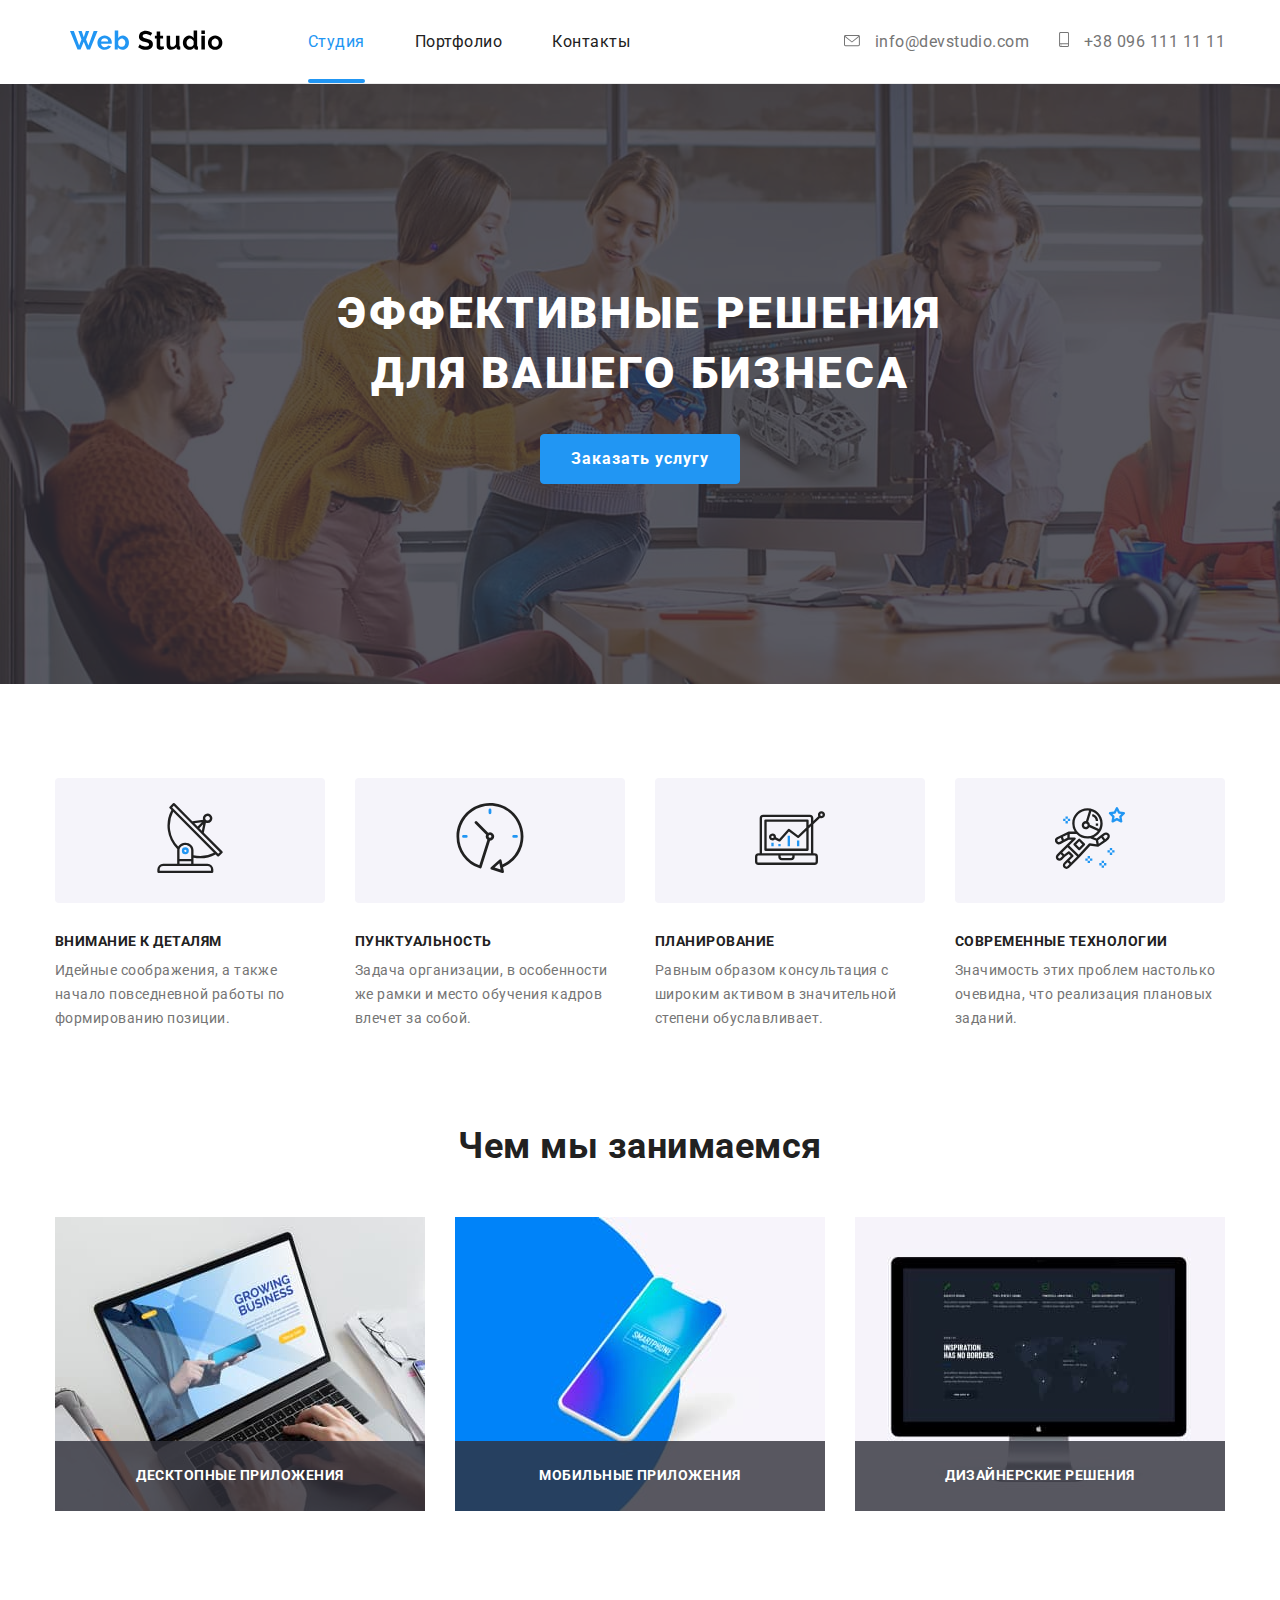
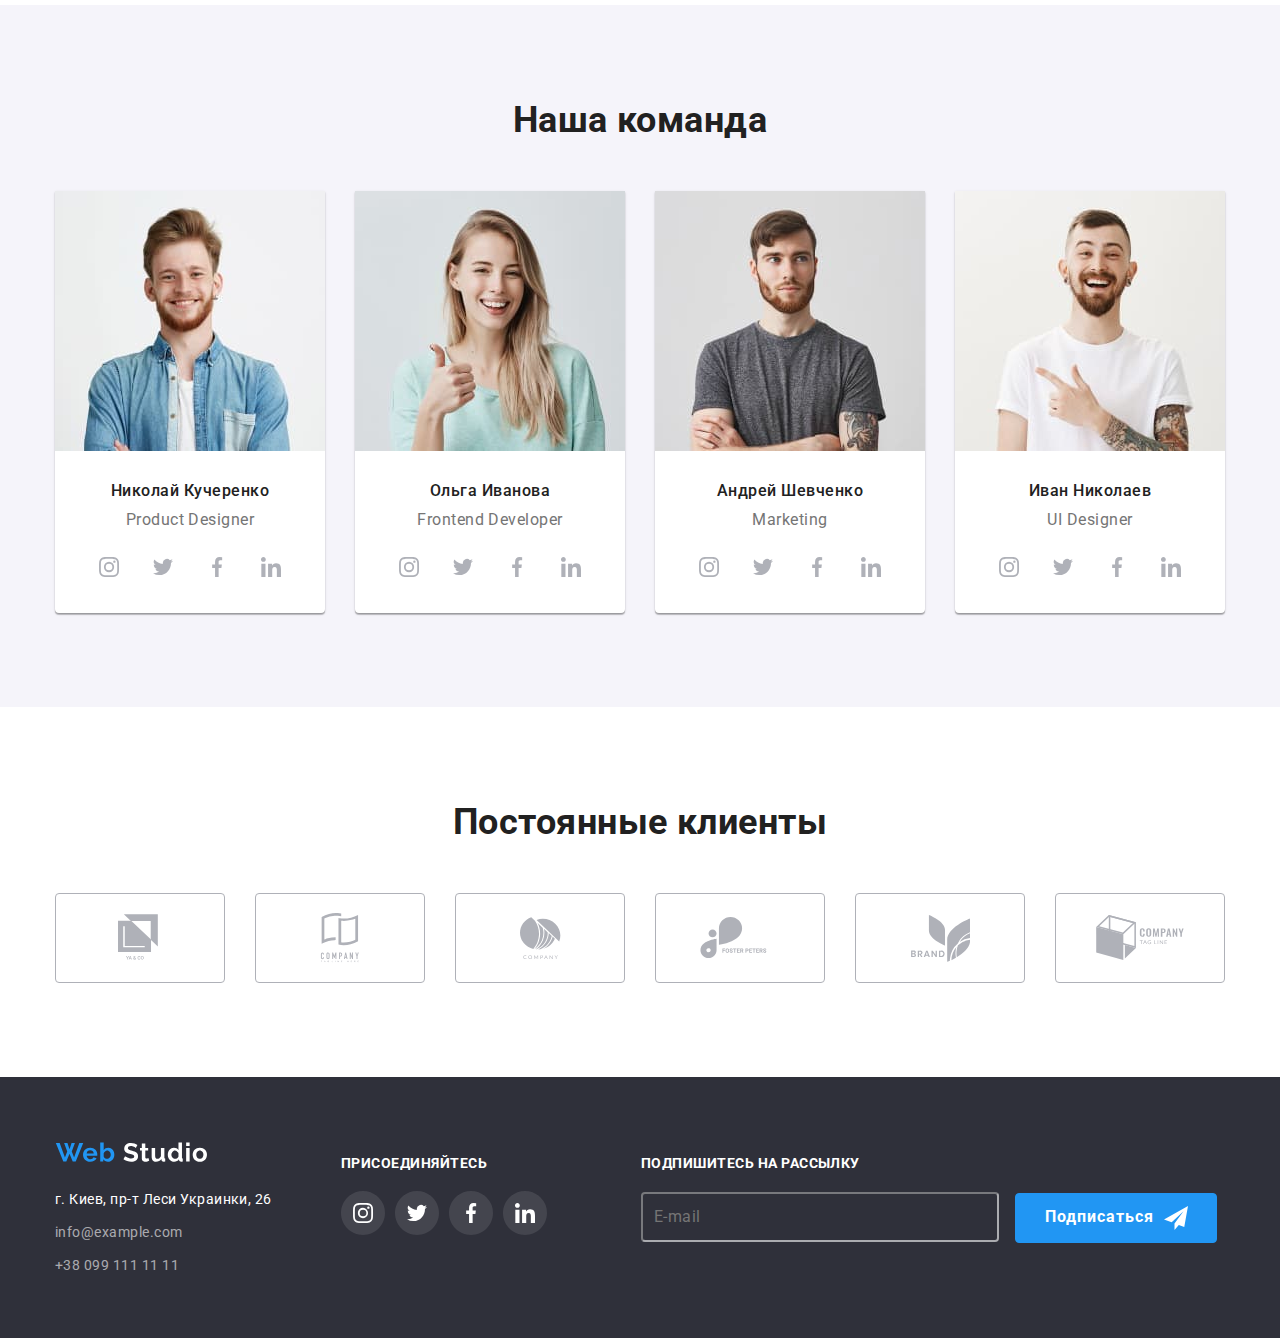
<file: index.html>
<!DOCTYPE html>
<html lang="en">
  <head>
    <meta charset="UTF-8" />
    <meta name="viewport" content="width=device-width, initial-scale=1.0" />
    <title>Web Studio</title>
    <link
      href="https://fonts.googleapis.com/css2?family=Roboto:wght@400;500;700;900&display=swap"
      rel="stylesheet"
    />
    <link
      rel="stylesheet"
      href="https://cdnjs.cloudflare.com/ajax/libs/modern-normalize/0.6.0/modern-normalize.min.css"
    />
    <link rel="stylesheet" href="./CSS/styles.css" />
  </head>
  <body>
    <header class="page-header">
      <div class="container nav-box flex">
        <nav class="flex">
          <a class="logo" href="./">
            <svg class="logo-item">
              <use href="./img/sprite.svg#icon-web-studio"></use>
            </svg>
          </a>
          <ul class="site-nav list">
            <li class="item-nav">
              <a class="site-nav-link current" href="./">Студия</a>
            </li>
            <li class="item-nav">
              <a class="site-nav-link" href="./portfolio.html">Портфолио</a>
            </li>
            <li class="item-nav"><a class="site-nav-link" href="">Контакты</a></li>
          </ul>
        </nav>

        <ul class="page-header-adres list">
          <li class="adres-item">
            <a class="adres-item-link" href="mailto:info@devstudio.com">
              <svg class="adres-item-envelope">
                <use href="./img/sprite.svg#icon-envelope"></use>
              </svg>
              info@devstudio.com
            </a>
          </li>
          <li class="adres-item">
            <a class="adres-item-link" href="tel:+380961111111">
              <svg class="adres-item-telephone">
                <use href="./img/sprite.svg#icon-Tel"></use>
              </svg>
              +38 096 111 11 11
            </a>
          </li>
        </ul>
      </div>
    </header>

    <main>
      <!-- Section 1 - Hero -->
      <section class="hero">
        <div class="overlay">
          <h1 class="hero-title">
            Эффективные решения <br />
            для вашего бизнеса
          </h1>
          <button class="button">Заказать услугу</button>
        </div>
      </section>

      <!-- Section 2 - Преймущества Веб студии -->
      <section class="section no-padding-bottom">
        <div class="container">
          <h2 hidden>Преймущества Веб студии</h2>
          <ul class="benefits list flex">
            <li class="benefits-item">
              <div class="benefits-background">
                <svg class="benefits-item-element">
                  <use href="./img/sprite.svg#icon-antenna_1"></use>
                </svg>
              </div>
              <h3 class="benefits-title">Внимание к деталям</h3>
              <p class="benefits-text">
                Идейные соображения, а также начало повседневной работы по
                формированию позиции.
              </p>
            </li>

            <li class="benefits-item">
              <div class="benefits-background">
                <svg class="benefits-item-element">
                  <use href="./img/sprite.svg#icon-clock_1"></use>
                </svg>
              </div>
              <h3 class="benefits-title">Пунктуальность</h3>
              <p class="benefits-text">
                Задача организации, в особенности же рамки и место обучения
                кадров влечет за собой.
              </p>
            </li>

            <li class="benefits-item">
              <div class="benefits-background">
                <svg class="benefits-item-element">
                  <use href="./img/sprite.svg#icon-diagram_1"></use>
                </svg>
              </div>
              <h3 class="benefits-title">Планирование</h3>
              <p class="benefits-text">
                Равным образом консультация с широким активом в значительной
                степени обуславливает.
              </p>
            </li>

            <li class="benefits-item">
              <div class="benefits-background">
                <svg class="benefits-item-element">
                  <use href="./img/sprite.svg#icon-astronaut_1"></use>
                </svg>
              </div>
              <h3 class="benefits-title">Современные технологии</h3>
              <p class="benefits-text">
                Значимость этих проблем настолько очевидна, что реализация
                плановых заданий.
              </p>
            </li>
          </ul>
        </div>
      </section>

      <!-- Section 3 - Предложение -->
      <section class="section">
        <div class="container">
          <h2 class="section-title">Чем мы занимаемся</h2>
          <ul class="offer list flex">
            <li class="item">
              <a class="offer-link" href="">
                <img
                  src="./img/box_1.jpg"
                  alt="Изображение - десктопные приложения"
                />
                <p class="offer-caption">Десктопные приложения</p>
              </a>
            </li>
            <li class="item">
              <a class="offer-link" clink" href="">
                <img
                  src="./img/box_2.jpg"
                  alt="Изображение - мобильные приложения"
                />
                <p class="offer-caption">Мобильные приложения</p>
              </a>
            </li>
            <li class="item">
              <a class="offer-link" clink" href="">
                <img
                  src="./img/box_3.jpg"
                  alt="Изображение - дизайнерские решения"
                />
                <p class="offer-caption">Дизайнерские решения</p>
              </a>
            </li>
          </ul>
        </div>
      </section>

      <!-- Section 4 - Команда -->
      <section class="section team">
        <div class="container section-team">
          <h2 class="section-title">Наша команда</h2>
          <ul class="team list flex">
            <li class="item">
              <div class="member-background">
                <img
                  src="./img/Николай_Кучеренко.jpg"
                  alt="фото - Николай Кучеренко"
                />
                <h3 class="team-member">Николай Кучеренко</h3>
                <p class="team-member-position">Product Designer</p>
                <ul class="team-member-social-pages list flex">
                  <li class="item">
                    <a class="member-social-link flex" href="">
                      <svg class="member-social-element" width="44" height="44">
                        <use
                          href="./img/sprite.svg#icon-Ellipse_instagram_gray"
                        ></use>
                      </svg>
                    </a>
                  </li>
                  <li class="item">
                    <a class="member-social-link flex" href="">
                      <svg class="member-social-element" width="44" height="44">
                        <use
                          href="./img/sprite.svg#icon-Ellipse_twitter_gray"
                        ></use>
                      </svg>
                    </a>
                  </li>
                  <li class="item">
                    <a class="member-social-link flex" href="">
                      <svg class="member-social-element" width="44" height="44">
                        <use
                          href="./img/sprite.svg#icon-Ellipse_facebook_gray"
                        ></use>
                      </svg>
                    </a>
                  </li>
                  <li class="item">
                    <a class="member-social-link flex" href="">
                      <svg class="member-social-element" width="44" height="44">
                        <use
                          href="./img/sprite.svg#icon-Ellipse_linkindin_gray"
                        ></use>
                      </svg>
                    </a>
                  </li>
                </ul>
              </div>
            </li>
            <li class="item">
              <div class="member-background">
                <img src="./img/Ольга_Иванова.jpg" alt="фото - Ольга Иванова" />
                <h3 class="team-member">Ольга Иванова</h3>
                <p class="team-member-position">Frontend Developer</p>
                <ul class="team-member-social-pages list flex">
                  <li class="item">
                    <a class="member-social-link flex" href="">
                      <svg class="member-social-element" width="44" height="44">
                        <use
                          href="./img/sprite.svg#icon-Ellipse_instagram_gray"
                        ></use>
                      </svg>
                    </a>
                  </li>
                  <li class="item">
                    <a class="member-social-link flex" href="">
                      <svg class="member-social-element" width="44" height="44">
                        <use
                          href="./img/sprite.svg#icon-Ellipse_twitter_gray"
                        ></use>
                      </svg>
                    </a>
                  </li>
                  <li class="item">
                    <a class="member-social-link flex" href="">
                      <svg class="member-social-element" width="44" height="44">
                        <use
                          href="./img/sprite.svg#icon-Ellipse_facebook_gray"
                        ></use>
                      </svg>
                    </a>
                  </li>
                  <li class="item">
                    <a class="member-social-link flex" href="">
                      <svg class="member-social-element" width="44" height="44">
                        <use
                          href="./img/sprite.svg#icon-Ellipse_linkindin_gray"
                        ></use>
                      </svg>
                    </a>
                  </li>
                </ul>
              </div>
            </li>
            <li class="item">
              <div class="member-background">
                <img
                  src="./img/Андрей_Шевченко.jpg"
                  alt="фото - Андрей Шевченко"
                />
                <h3 class="team-member">Андрей Шевченко</h3>
                <p class="team-member-position">Marketing</p>
                <ul class="team-member-social-pages list flex">
                  <li class="item">
                    <a class="member-social-link flex" href="">
                      <svg class="member-social-element" width="44" height="44">
                        <use
                          href="./img/sprite.svg#icon-Ellipse_instagram_gray"
                        ></use>
                      </svg>
                    </a>
                  </li>
                  <li class="item">
                    <a class="member-social-link flex" href="">
                      <svg class="member-social-element" width="44" height="44">
                        <use
                          href="./img/sprite.svg#icon-Ellipse_twitter_gray"
                        ></use>
                      </svg>
                    </a>
                  </li>
                  <li class="item">
                    <a class="member-social-link flex" href="">
                      <svg class="member-social-element" width="44" height="44">
                        <use
                          href="./img/sprite.svg#icon-Ellipse_facebook_gray"
                        ></use>
                      </svg>
                    </a>
                  </li>
                  <li class="item">
                    <a class="member-social-link flex" href="">
                      <svg class="member-social-element" width="44" height="44">
                        <use
                          href="./img/sprite.svg#icon-Ellipse_linkindin_gray"
                        ></use>
                      </svg>
                    </a>
                  </li>
                </ul>
              </div>
            </li>
            <li class="item">
              <div class="member-background">
                <img src="./img/Иван_Николаев.jpg" alt="фото - Иван Николаев" />
                <h3 class="team-member">Иван Николаев</h3>
                <p class="team-member-position">UI Designer</p>
                <ul class="team-member-social-pages list flex">
                  <li class="item">
                    <a class="member-social-link flex" href="">
                      <svg class="member-social-element" width="44" height="44">
                        <use
                          href="./img/sprite.svg#icon-Ellipse_instagram_gray"
                        ></use>
                      </svg>
                    </a>
                  </li>
                  <li class="item">
                    <a class="member-social-link flex" href="">
                      <svg class="member-social-element" width="44" height="44">
                        <use
                          href="./img/sprite.svg#icon-Ellipse_twitter_gray"
                        ></use>
                      </svg>
                    </a>
                  </li>
                  <li class="item">
                    <a class="member-social-link flex" href="">
                      <svg class="member-social-element" width="44" height="44">
                        <use
                          href="./img/sprite.svg#icon-Ellipse_facebook_gray"
                        ></use>
                      </svg>
                    </a>
                  </li>
                  <li class="item">
                    <a class="member-social-link flex" href="">
                      <svg class="member-social-element" width="44" height="44">
                        <use
                          href="./img/sprite.svg#icon-Ellipse_linkindin_gray"
                        ></use>
                      </svg>
                    </a>
                  </li>
                </ul>
              </div>
            </li>
          </ul>
        </div>
      </section>

      <!-- Section 5 - Клиенты -->
      <section class="section">
        <div class="container">
          <h2 class="section-title">Постоянные клиенты</h2>
          <ul class="customers list flex">
            <li class="item">
              <a class="customers-background" href="">
                <svg class="customers-item-element" width="44" height="49">
                  <use href="./img/sprite.svg#icon-Client_1"></use>
                </svg>
              </a>
            </li>
            <li class="item">
              <a class="customers-background" href="">
                <svg
                  class="customers-item-element"
                  width="44.27"
                  height="49.23"
                >
                  <use href="./img/sprite.svg#icon-Client_2"></use>
                </svg>
              </a>
            </li>
            <li class="item">
              <a class="customers-background" href="">
                <svg class="customers-item-element" width="41" height="42.6">
                  <use href="./img/sprite.svg#icon-Client_3"></use>
                </svg>
              </a>
            </li>
            <li class="item">
              <a class="customers-background" href="">
                <svg class="customers-item-element" width="79.66" height="42">
                  <use href="./img/sprite.svg#icon-Client_4"></use>
                </svg>
              </a>
            </li>
            <li class="item">
              <a class="customers-background" href="">
                <svg class="customers-item-element" width="59" height="47">
                  <use href="./img/sprite.svg#icon-Client_5"></use>
                </svg>
              </a>
            </li>
            <li class="item">
              <a class="customers-background" href="">
                <svg
                  class="customers-item-element"
                  width="88.48"
                  height="45.44"
                >
                  <use href="./img/sprite.svg#icon-Client_6"></use>
                </svg>
              </a>
            </li>
          </ul>
        </div>
      </section>
    </main>

    <!-- Футер -->
    <footer class="footer">
      <div class="container flex baseline">
        <div class="address-container">
          <a class="address-logo-link flex" href="./">
            <svg class="address-logo" width="153" height="31">
              <use href="./img/sprite.svg#icon-Web_Studio_white"></use>
            </svg>
          </a>
          <address>
            <ul class="address list">
              <li class="address-map-item">
                <a
                  class="address-map"
                  href="https://goo.gl/maps/XdUtzJVZAnosNTWN9"
                  target="_blank"
                  >г. Киев, пр-т Леси Украинки, 26</a
                >
              </li>
              <li class="address-item">
                <a class="address-mail" href="mailto:info@example.com"
                  >info@example.com</a
                >
              </li>
              <li class="address-item">
                <a class="address-tel" href="tel:+380961111111"
                  >+38 099 111 11 11</a
                >
              </li>
            </ul>
          </address>
        </div>

        <div class="social-pages-container">
          <h3 class="footer-accede">присоединяйтесь</h3>
          <ul class="footer-accede-social list flex">
            <li class="social-item">
              <a
                class="social-item-element"
                aria-label="instagram link"
                href=""
              >
                <svg width="44" height="44">
                  <use href="./img/sprite.svg#icon-Ellipse_instagram"></use>
                </svg>
              </a>
            </li>
            <li class="social-item">
              <a class="social-item-element" aria-label="twitter link" href="">
                <svg width="44" height="44">
                  <use href="./img/sprite.svg#icon-Ellipse_twitter"></use>
                </svg>
              </a>
            </li>
            <li class="social-item">
              <a class="social-item-element" aria-label="facebook link" href="">
                <svg width="44" height="44">
                  <use href="./img/sprite.svg#icon-Ellipse_facebook"></use>
                </svg>
              </a>
            </li>
            <li class="social-item">
              <a class="social-item-element" aria-label="linkidun link" href="">
                <svg width="44" height="44">
                  <use href="./img/sprite.svg#icon-Ellipse_linkindin"></use>
                </svg>
              </a>
            </li>
          </ul>
        </div>

        <div class="subscribe-container">
          <h3 class="footer-subscribe">Подпишитесь на рассылку</h3>
          <form>
            <input name="q" placeholder="E-mail" class="footer-form" />
            <button class="button footer-button">
              Подписаться
              <svg class="button-icon" width="24" height="24">
                <use href="./img/sprite.svg#icon-icon_send"></use>
              </svg>
            </button>
          </form>
        </div>
      </div>
    </footer>
  </body>
</html>
</file>
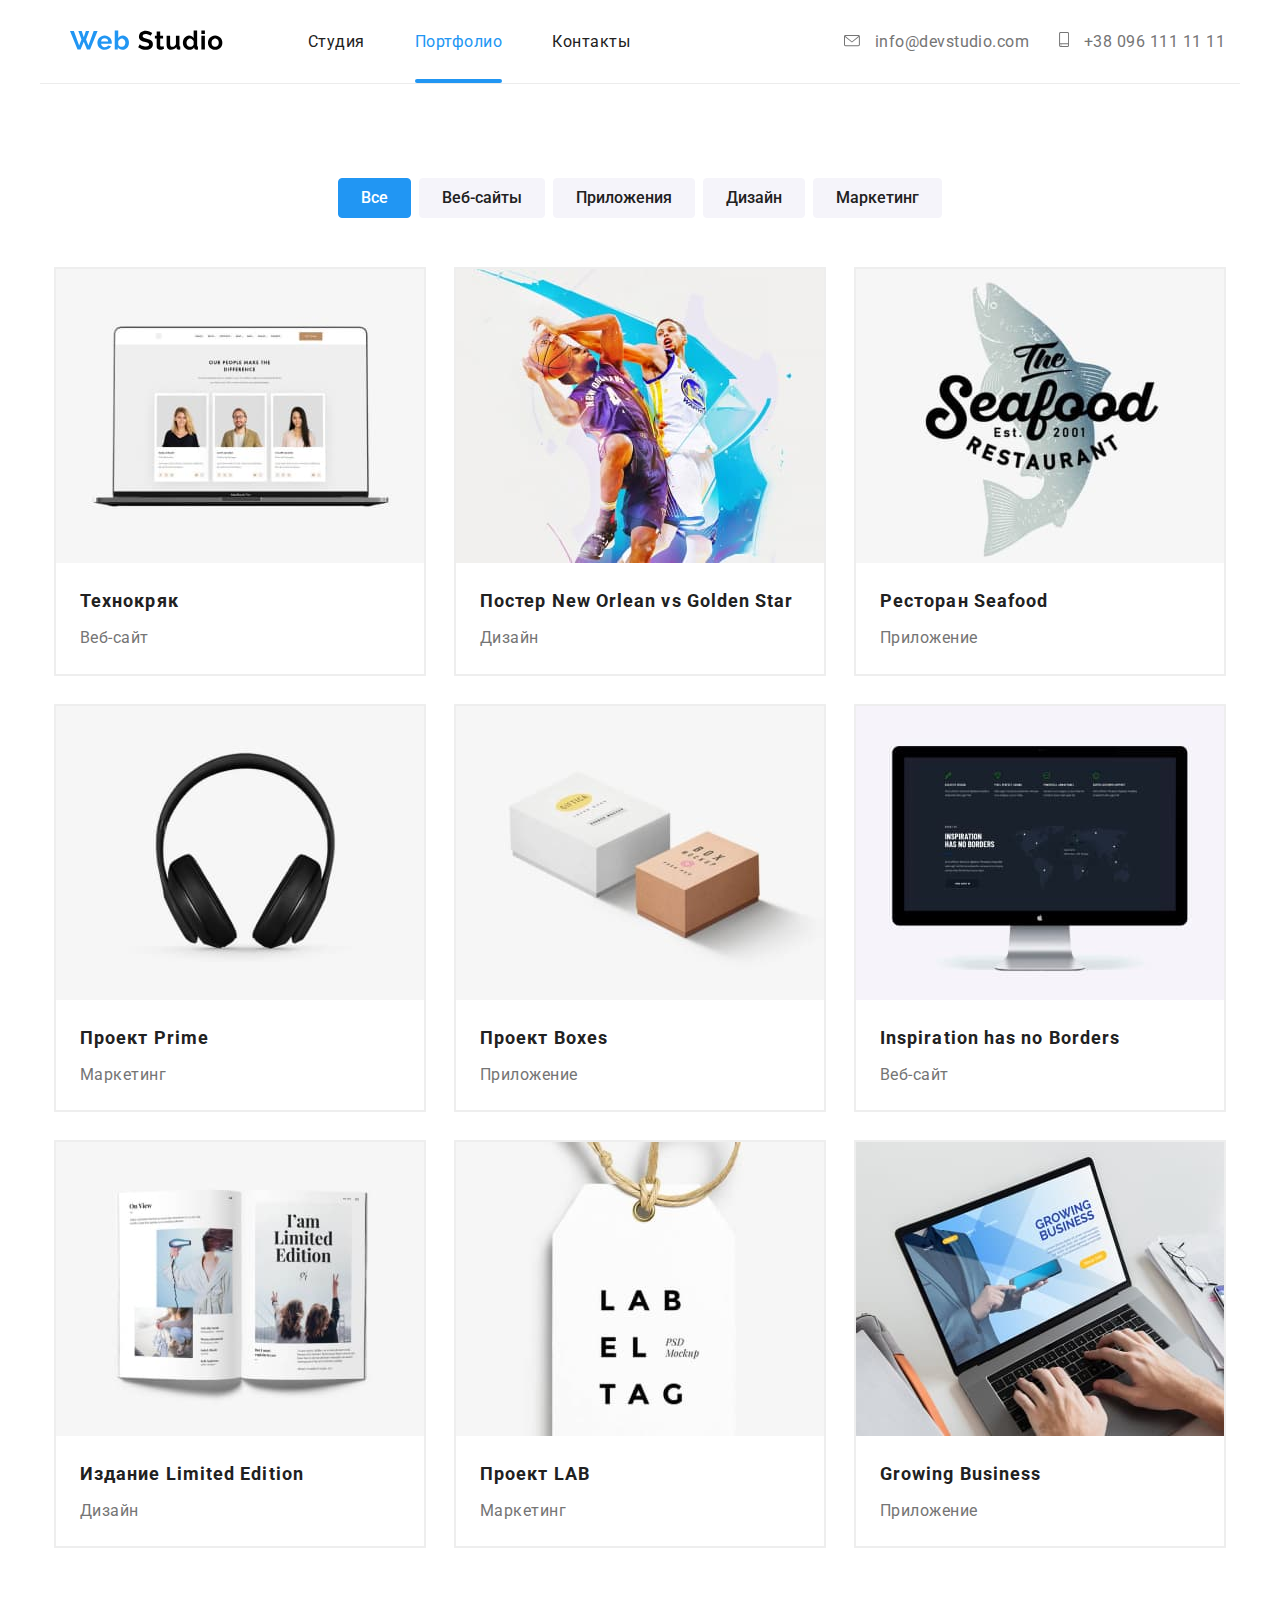
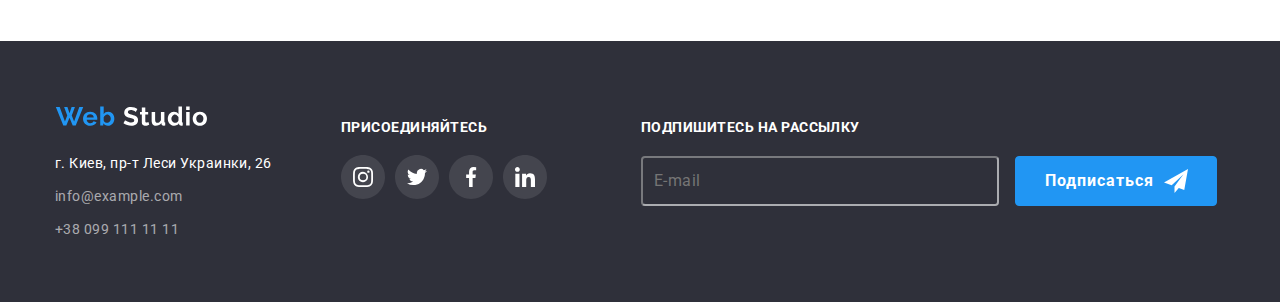
<file: portfolio.html>
<!DOCTYPE html>
<html lang="en">
  <head>
    <meta charset="UTF-8" />
    <meta name="viewport" content="width=device-width, initial-scale=1.0" />
    <title>Portfolio</title>
    <link
      href="https://fonts.googleapis.com/css2?family=Roboto:wght@400;500;700;900&display=swap"
      rel="stylesheet"
    />
    <link
      rel="stylesheet"
      href="https://cdnjs.cloudflare.com/ajax/libs/modern-normalize/0.6.0/modern-normalize.min.css"
    />
    <link rel="stylesheet" href="./CSS/styles.css" />
  </head>

  <body>
    <header class="page-header">
      <div class="container nav-box flex">
        <nav class="flex">
          <a class="logo" href="./">
            <svg class="logo-item">
              <use href="./img/sprite.svg#icon-web-studio"></use>
            </svg>
          </a>
          <ul class="site-nav list">
            <li class="item-nav">
              <a class="site-nav-link" href="./">Студия</a>
            </li>
            <li class="item-nav">
              <a class="site-nav-link current" href="./portfolio.html">Портфолио</a>
            </li>
            <li class="item-nav"><a class="site-nav-link" href="">Контакты</a></li>
          </ul>
        </nav>
      
        <ul class="page-header-adres list">
          <li class="adres-item">
            <a class="adres-item-link" href="mailto:info@devstudio.com">
              <svg class="adres-item-envelope">
                <use href="./img/sprite.svg#icon-envelope"></use>
              </svg>
              info@devstudio.com
            </a>
          </li>
          <li class="adres-item">
            <a class="adres-item-link" href="tel:+380961111111">
              <svg class="adres-item-telephone">
                <use href="./img/sprite.svg#icon-Tel"></use>
              </svg>
              +38 096 111 11 11
            </a>
          </li>
        </ul>
      </div>
    </header>

    <main>
      <!-- Section - Portfolio -->
      <section class="section">
        <div class="container">
          <h1 hidden>Портфолио Веб студии</h1>
          
          <!-- Portfolio Selection -->
          <ul class="portfolio-selection list flex">
            <li class="item">
              <button type="button" class="selection-button primary">Все</button>
            </li>
            <li class="item">
              <button type="button" class="selection-button secondary">
                Веб-сайты
              </button>
            </li>
            <li class="item">
              <button type="button" class="selection-button secondary">
                Приложения
              </button>
            </li>
            <li class="item">
              <button type="button" class="selection-button secondary">
                Дизайн
              </button>
            </li>
            <li class="item">
              <button type="button" class="selection-button secondary">
                Маркетинг
              </button>
            </li>
          </ul>
          
          <!-- Portfolio Works -->
            <ul class="portfolio-works list flex-container">
              <li class="flex-element">
                <a href="" class="portfolio-works-link">
                  <div class="overlay-active">
                    <img  src="./img/Portfolio-img_1-notebook_1.jpg" alt="img-notebook" />
                    <div class="overlay-text">
                    <p class="portfolio-works-text">
                      Технокряк это современная площадка распространения коронавируса.
                      Компании используют эту платформу для цифрового шпионажа и атак
                      на защищённые сервера конкурентов.
                    </p>
                  </div>
                  </div>
                  <h2 class="portfolio-works-title">Технокряк</h2>
                  <p class="portfolio-works-name">Веб-сайт</p>
                </a>
              </li>
              <li class="flex-element">
                <a href="" class="portfolio-works-link">
                  <div class="overlay-active">
                    <img src="./img/Portfolio-img_2-poster.jpg" alt="img-notebook" />
                    <div class="overlay-text">
                      <p class="portfolio-works-text">
                        Технокряк это современная площадка распространения коронавируса.
                        Компании используют эту платформу для цифрового шпионажа и атак
                        на защищённые сервера конкурентов.
                      </p>
                    </div>
                  </div>
                  <h2 class="portfolio-works-title">
                    Постер <span lang="en">New Orlean vs Golden Star</span>
                  </h2>
                  <p class="portfolio-works-name">Дизайн</p>
                </a>
              </li>
              <li class="flex-element">
                <a href="" class="portfolio-works-link">
                  <div class="overlay-active">
                    <img src="./img/Portfolio-img_3-restaurant.jpg" alt="img-notebook" />
                    <div class="overlay-text">
                      <p class="portfolio-works-text">
                        Технокряк это современная площадка распространения коронавируса.
                        Компании используют эту платформу для цифрового шпионажа и атак
                        на защищённые сервера конкурентов.
                      </p>
                    </div>
                  </div>
                  <h2 lang="en" class="portfolio-works-title">Ресторан Seafood</h2>
                  <p class="portfolio-works-name">Приложение</p>
                </a>
              </li>
              <li class="flex-element">
                <a href="" class="portfolio-works-link">
                  <div class="overlay-active">
                    <img src="./img/Portfolio-img_4-headphones.jpg" alt="img-notebook" />
                    <div class="overlay-text">
                      <p class="portfolio-works-text">
                        Технокряк это современная площадка распространения коронавируса.
                        Компании используют эту платформу для цифрового шпионажа и атак
                        на защищённые сервера конкурентов.
                      </p>
                    </div>
                  </div>
                  <h2 class="portfolio-works-title">
                    Проект <span lang="en">Prime</span>
                  </h2>
                  <p class="portfolio-works-name">Маркетинг</p>
                </a>
              </li>
              <li class="flex-element">
                <a href="" class="portfolio-works-link">
                  <div class="overlay-active">
                    <img src="./img/Portfolio-img_5-boxes.jpg" alt="img-notebook" />
                    <div class="overlay-text">
                      <p class="portfolio-works-text">
                        Технокряк это современная площадка распространения коронавируса.
                        Компании используют эту платформу для цифрового шпионажа и атак
                        на защищённые сервера конкурентов.
                      </p>
                    </div>
                  </div>
                  <h2 class="portfolio-works-title">
                    Проект <span lang="en">Boxes</span>
                  </h2>
                  <p class="portfolio-works-name">Приложение</p>
                </a>
              </li>
              <li class="flex-element">
                <a href="" class="portfolio-works-link">
                <div class="overlay-active">
                  <img src="./img/Portfolio-img_6-laptop.jpg" alt="img-notebook" />
                  <div class="overlay-text">
                    <p class="portfolio-works-text">
                      Технокряк это современная площадка распространения коронавируса.
                      Компании используют эту платформу для цифрового шпионажа и атак
                      на защищённые сервера конкурентов.
                    </p>
                  </div>
                </div>
                  <h2 lang="en" class="portfolio-works-title">
                    Inspiration has no Borders
                  </h2>
                  <p class="portfolio-works-name">Веб-сайт</p>
                </a>
              </li>
              <li class="flex-element">
                <a href="" class="portfolio-works-link">
                  <div class="overlay-active">
                    <img src="./img/Portfolio-img_7-magazine.jpg" alt="img-notebook" />
                    <div class="overlay-text">
                      <p class="portfolio-works-text">
                        Технокряк это современная площадка распространения коронавируса.
                        Компании используют эту платформу для цифрового шпионажа и атак
                        на защищённые сервера конкурентов.
                      </p>
                    </div>
                  </div>
                  <h2 class="portfolio-works-title">
                    Издание <span lang="en">Limited Edition</span>
                  </h2>
                  <p class="portfolio-works-name">Дизайн</p>
                </a>
              </li>
              <li class="flex-element">
                <a href="" class="portfolio-works-link">
                  <div class="overlay-active">
                    <img src="./img/Portfolio-img_8-label.jpg" alt="img-notebook" />
                    <div class="overlay-text">
                      <p class="portfolio-works-text">
                        Технокряк это современная площадка распространения коронавируса.
                        Компании используют эту платформу для цифрового шпионажа и атак
                        на защищённые сервера конкурентов.
                      </p>
                    </div>
                  </div>
                  <h2 class="portfolio-works-title">
                    Проект <span lang="en">LAB</span>
                  </h2>
                  <p class="portfolio-works-name">Маркетинг</p>
                </a>
              </li>
              <li class="flex-element">
                <a href="" class="portfolio-works-link">
                  <div class="overlay-active">
                    <img src="./img/Portfolio-img_9-notebook_2.jpg" alt="img-notebook" />
                    <div class="overlay-text">
                      <p class="portfolio-works-text">
                        Технокряк это современная площадка распространения коронавируса.
                        Компании используют эту платформу для цифрового шпионажа и атак
                        на защищённые сервера конкурентов.
                      </p>
                    </div>
                  </div>
                  <h2 lang="en" class="portfolio-works-title">Growing Business</h2>
                  <p class="portfolio-works-name">Приложение</p>
                </a>
              </li>
            </ul>
          </section>
        </div>
    </main>

    <!-- Футер -->
    <footer class="footer">
      <div class="container flex baseline">
        <div class="address-container">
          <a class="address-logo-link flex" href="./">
            <svg class="address-logo" width="153" height="31">
              <use href="./img/sprite.svg#icon-Web_Studio_white"></use>
            </svg>
          </a>
          <address>
            <ul class="address list">
              <li class="address-map-item">
                <a class="address-map" href="https://goo.gl/maps/XdUtzJVZAnosNTWN9" target="_blank">г. Киев, пр-т Леси
                  Украинки, 26</a>
              </li>
              <li class="address-item">
                <a class="address-mail" href="mailto:info@example.com">info@example.com</a>
              </li>
              <li class="address-item">
                <a class="address-tel" href="tel:+380961111111">+38 099 111 11 11</a>
              </li>
            </ul>
          </address>
        </div>
      
      <div class="social-pages-container">
        <h3 class="footer-accede">присоединяйтесь</h3>
        <ul class="footer-accede-social list flex">
          <li class="social-item">
            <a class="social-item-element" aria-label="instagram link" href="">
              <svg width="44" height="44">
                <use href="./img/sprite.svg#icon-Ellipse_instagram"></use>
              </svg>
            </a>
          </li>
          <li class="social-item">
            <a class="social-item-element" aria-label="twitter link" href="">
              <svg width="44" height="44">
                <use href="./img/sprite.svg#icon-Ellipse_twitter"></use>
              </svg>
            </a>
          </li>
          <li class="social-item">
            <a class="social-item-element" aria-label="facebook link" href="">
              <svg width="44" height="44">
                <use href="./img/sprite.svg#icon-Ellipse_facebook"></use>
              </svg>
            </a>
          </li>
          <li class="social-item">
            <a class="social-item-element" aria-label="linkidun link" href="">
              <svg width="44" height="44">
                <use href="./img/sprite.svg#icon-Ellipse_linkindin"></use>
              </svg>
            </a>
          </li>
        </ul>
      </div>
      
      <div class="subscribe-container">
        <h3 class="footer-subscribe">Подпишитесь на рассылку</h3>
        <form>
          <input name="q" placeholder="E-mail" class="footer-form" />
          <button class="button footer-button">
            Подписаться
            <svg class="button-icon" width="24" height="24">
              <use href="./img/sprite.svg#icon-icon_send"></use>
            </svg>
          </button>
        </form>
      </div>
      </div>
    </footer>
  </body>
</html>
</file>
<file: CSS/styles.css>
:root {
  --primary-text-color: #212121;
  --second-text-color: #757575;
  --light-text-color: #ffffff;
  --accent-color: #2196f3;
}

body {
  color: var(--primary-text-color);
  background: #ffffff;
  font-family: Roboto, sans-serif;
  letter-spacing: 0.03em;
}

h1,
h2,
h3,
p {
  margin-top: 0;
  margin-bottom: 0;
}

img {
  display: block;
}

/* Утилиты*/
.list {
  padding: 0;
  margin: 0;
  list-style: none;
}

.flex {
  display: flex;
  align-items: center;
}

/* Page header */
.container {
  width: 1200px;
  margin-left: auto;
  margin-right: auto;
  padding-left: 15px;
  padding-right: 15px;
}

.nav-box {
  border-bottom: 1px solid #ececec;
}

.logo {
  margin-left: 15px;
  margin-right: 85px;
  padding-top: 24px;
  padding-bottom: 23px;
}

.logo-item {
  width: 153px;
  height: 31px;
}

.section {
  padding-top: 94px;
  padding-bottom: 94px;
}

.no-padding-bottom {
  padding-bottom: 0;
}

/* Site nav */
.site-nav {
  display: flex;
}

.site-nav .item-nav:not(:last-child) {
  margin-right: 50px;
}

.site-nav-link {
  position: relative;
  display: flex;
  padding-top: 32px;
  padding-bottom: 32px;

  color: var(--primary-text-color);
  text-decoration: none;
  transition: color 250ms cubic-bezier(0.4, 0, 0.2, 1);
}

.site-nav-link::after {
  position: absolute;
  content: "";
  bottom: 0;
  width: 100%;
  height: 4px;
  background-color: var(--accent-color);
  border-radius: 2px;
  opacity: 0;
}

.site-nav-link:hover,
.site-nav-link:focus {
  color: var(--accent-color);
}

.site-nav-link.current,
.site-nav-link.current::after {
  color: var(--accent-color);
  opacity: 1;
}

/* Ел. адрес и телефон */
.page-header-adres {
  display: inline-flex;
  align-items: center;
  margin-left: auto;
}

.page-header-adres .adres-item + .adres-item {
  margin-left: 30px;
}

.adres-item-link {
  display: inline-block;
  padding-top: 32px;
  padding-bottom: 32px;
  text-decoration: none;
  color: var(--second-text-color);
  fill: var(--second-text-color);
  transition: color 250ms cubic-bezier(0.4, 0, 0.2, 1);
}

.adres-item-link:hover,
.adres-item-link:focus {
  color: var(--accent-color);
  fill: var(--accent-color);
}

.adres-item-envelope {
  width: 16px;
  height: 12px;
  margin-right: 10px;
}

.adres-item-telephone {
  width: 10px;
  height: 15px;
  margin-right: 10px;
}

/* Hero */
.hero {
  text-align: center;
  padding-bottom: 280px;
  max-width: 1600px;
  height: 600px;
  margin-left: auto;
  margin-right: auto;
  background-color: rgba(47, 48, 58, 0.8);
  background-image: url(../img/Header_img.jpg);
}

.overlay {
  max-width: 1600px;
  height: 600px;
  margin-left: auto;
  margin-right: auto;
  background-color: rgba(47, 48, 58, 0.8);
  background-repeat: no-repeat;
  background-size: cover;
  background-position: center;
}

.hero-title {
  padding-top: 200px;
  padding-bottom: 30px;
  color: var(--light-text-color);

  font-weight: 900;
  font-size: 44px;
  line-height: 1.36;
  letter-spacing: 0.06em;
  text-transform: uppercase;
}

.button {
  min-width: 200px;
  height: 50px;
  display: inline-block;
  border: 1px solid transparent;
  border-radius: 4px;

  color: var(--light-text-color);
  background-color: var(--accent-color);
  border-color: var(--accent-color);

  font-family: Roboto;
  font-weight: bold;
  font-size: 16px;
  line-height: 1.88;
  letter-spacing: 0.06em;
  text-align: center;
}

/* Section title */
.section-title {
  margin-bottom: 50px;
  font-weight: 700;
  font-size: 36px;
  line-height: 42px;
  text-align: center;
}

/* Section 2 - Преймущества */
.benefits .benefits-item + .benefits-item {
  margin-left: 30px;
}

.benefits-background {
  display: block;
  width: 270px;
  border-radius: 4px;
  background-color: #f5f4fa;
}

.benefits-item-element {
  width: 70px;
  height: 70px;
  margin: 25px 100px;
}

.benefits-title {
  margin-top: 30px;
  font-weight: 700;
  font-size: 14px;
  line-height: 1.17;
  text-transform: uppercase;
}

.benefits-text {
  margin-top: 10px;
  color: var(--second-text-color);
  font-size: 14px;
  line-height: 1.71;
}

/* Section 3 - Предложение */
.offer .item + .item {
  margin-left: 30px;
}

.offer-link {
  display: flex;
  position: relative;
}

.offer-caption {
  position: absolute;
  bottom: 0;
  width: 100%;

  padding-top: 27px;
  padding-bottom: 27px;

  color: var(--light-text-color);
  background: rgba(47, 48, 58, 0.8);
  font-weight: bold;
  font-size: 14px;
  line-height: 1.14;
  text-align: center;
  text-transform: uppercase;
}

.offer a {
  text-decoration: none;
}

/* Section 4 - Команда */
.team {
  background: #f5f4fa;
}

.team .item + .item {
  margin-left: 30px;
}

.member-background {
  background-color: #ffffff;
  border-radius: 0px 0px 4px 4px;
  box-shadow: 0px 2px 1px rgba(0, 0, 0, 0.2), 0px 1px 1px rgba(0, 0, 0, 0.14),
    0px 1px 3px rgba(0, 0, 0, 0.12);
}

.team-member {
  margin-top: 30px;
  margin-bottom: 10px;
  font-weight: 500;
  font-size: 16px;
  line-height: 19px;
  text-align: center;
}

.team-member-position {
  margin-bottom: 16px;
  color: var(--second-text-color);
  font-size: 16px;
  line-height: 1.19;
  text-align: center;
}

.team-member-social-pages {
  justify-content: center;
  padding-bottom: 24px;
}

.team-member-social-pages .item + .item {
  margin-left: 10px;
}

.member-social-link {
  --color1: #afb1b8;
  fill: #ffffff;

  transition-duration: 250ms;
  transition-timing-function: cubic-bezier(0.4, 0, 0.2, 1);
}

.member-social-link:hover,
.member-social-link:focus {
  --color1: #ffffff;
  fill: var(--accent-color);
}

/* Клиенты */
.customers .item + .item {
  margin-left: 30px;
}

.customers-background {
  display: flex;
  align-items: center;
  justify-content: center;
  width: 170px;
  height: 90px;
  border: 1px solid #afb1b8;
  border-radius: 4px;
  fill: #afb1b8;

  transition: fill 250ms cubic-bezier(0.4, 0, 0.2, 1),
    border-color 250ms cubic-bezier(0.4, 0, 0.2, 1);
}

.customers-background:hover,
.customers-background:focus {
  border-color: var(--accent-color);
  fill: var(--accent-color);
}

/* Футер */
.footer {
  background-color: #2f303a;
  padding-top: 60px;
  padding-bottom: 60px;
}

.baseline {
  align-items: baseline;
}

.address-map-item {
  margin-top: 20px;
}

.address-item {
  margin-top: 9px;
}

.address-map {
  display: block;
  color: var(--light-text-color);
  font-style: normal;
  text-decoration: none;
  font-size: 14px;
  line-height: 1.71;
}

.address-mail,
.address-tel {
  color: rgba(255, 255, 255, 0.6);
  font-style: normal;
  text-decoration: none;
  font-size: 14px;
  line-height: 1.71;
}

.social-pages-container {
  margin-left: 69px;
}

.footer-accede {
  margin-bottom: 20px;
  color: var(--light-text-color);
  font-size: 14px;
  line-height: 16px;
  text-transform: uppercase;
}

.footer-accede-social .social-item + .social-item {
  margin-left: 10px;
}

.social-item-element {
  display: flex;
  fill: #ffffff;
  border-radius: 50%;

  transition: background-color 250ms cubic-bezier(0.4, 0, 0.2, 1);
}

.social-item-element:hover,
.social-item-element:focus {
  background-color: var(--accent-color);
}

.footer-subscribe {
  margin-bottom: 20px;
  color: var(--light-text-color);
  font-size: 14px;
  line-height: 1.14;
  text-transform: uppercase;
}

.subscribe-container {
  margin-left: 94px;
}

/* Footer button */
.footer-button {
  display: inline-flex;
  align-items: center;
  margin-left: 12px;
  padding-left: 29px;
  padding-right: 28px;
}

.button-icon {
  justify-content: center;
  align-items: center;
  margin-left: 10px;
}

/* Footer form */
.footer-form {
  width: 358px;
  height: 50px;
  padding-left: 11px;

  border-radius: 4px;
  border-color: rgba(255, 255, 255, 0.6);
  color: rgba(255, 255, 255, 0.6);
  background-color: #2f303a;
  font-size: 16px;
  line-height: 1.88;
  letter-spacing: 0.03em;
}

/* СТРАНИЦА - Portfolio */
.portfolio-selection {
  text-align: center;
  justify-content: center;
  margin-bottom: 50px;
}

.portfolio-selection .item + .item {
  margin-left: 8px;
}

.selection-button {
  text-align: center;
  display: inline-block;
  border: 1px solid transparent;
  border-radius: 4px;
  padding: 6px 22px;

  font-family: Roboto;
  font-weight: 500;
  font-size: 16px;
  line-height: 1.63;

  transition-duration: 250ms;
  transition-timing-function: cubic-bezier(0.4, 0, 0.2, 1);
}

.selection-button.primary {
  color: var(--light-text-color);
  background-color: var(--accent-color);
  border-color: var(--accent-color);
}

.selection-button.secondary {
  color: var(--primary-text-color);
  background-color: #f5f4fa;
  border-color: #f5f4fa;
}

.selection-button:hover,
.selection-button:focus {
  color: var(--light-text-color);
  background-color: var(--accent-color);
  border-color: var(--accent-color);
}

.flex-container {
  display: flex;
  flex-wrap: wrap;
}

.flex-element {
  width: 370px;
  margin-right: 30px;
  margin-bottom: 30px;
  outline: 1px solid #eeeeee;
  /* background-color: turquoise; */
}

.flex-element:nth-child(3n) {
  margin-right: 0;
}

.flex-element:nth-last-child(-n + 3) {
  margin-bottom: 0;
}

.portfolio-works-link {
  display: block;
  text-decoration: none;
  border: 1px solid #eeeeee;
}

.portfolio-works-title {
  margin-top: 20px;
  margin-bottom: 4px;
  padding-left: 24px;
  padding-right: 24px;

  color: var(--primary-text-color);
  font-weight: 700;
  font-size: 18px;
  line-height: 2;
  letter-spacing: 0.06em;
}

.portfolio-works-name {
  margin-bottom: 20px;
  padding-left: 24px;
  padding-right: 24px;

  color: var(--second-text-color);
  font-size: 16px;
  line-height: 1.88;
}

.overlay-active {
  display: block;
  position: relative;
  overflow: hidden;
}

.overlay-text {
  position: absolute;
  top: 0;
  display: block;
  width: 100%;
  height: 294px;
  background-color: rgba(33, 150, 243, 0.9);

  transform: translateY(101%);
  transition-duration: 250ms;
  transition-timing-function: cubic-bezier(0.4, 0, 0.2, 1);
}

.portfolio-works-text {
  position: absolute;
  /* overflow: scroll; */
  top: 63px;
  left: 24px;
  display: flex;
  width: 322px;
  height: 168px;
  color: var(--light-text-color);
  background-color: rgba(33, 150, 243, 0.5);
  font-size: 18px;
  line-height: 1.56;
}

.portfolio-works-link:hover .overlay-text,
.portfolio-works-link:focus .overlay-text {
  transform: translateY(0);
}

.portfolio-works-link:hover,
.portfolio-works-link:focus {
  box-shadow: 1px 4px 6px rgba(0, 0, 0, 0.16), 0px 4px 4px rgba(0, 0, 0, 0.06),
    0px 1px 1px rgba(0, 0, 0, 0.12);
}
</file>
